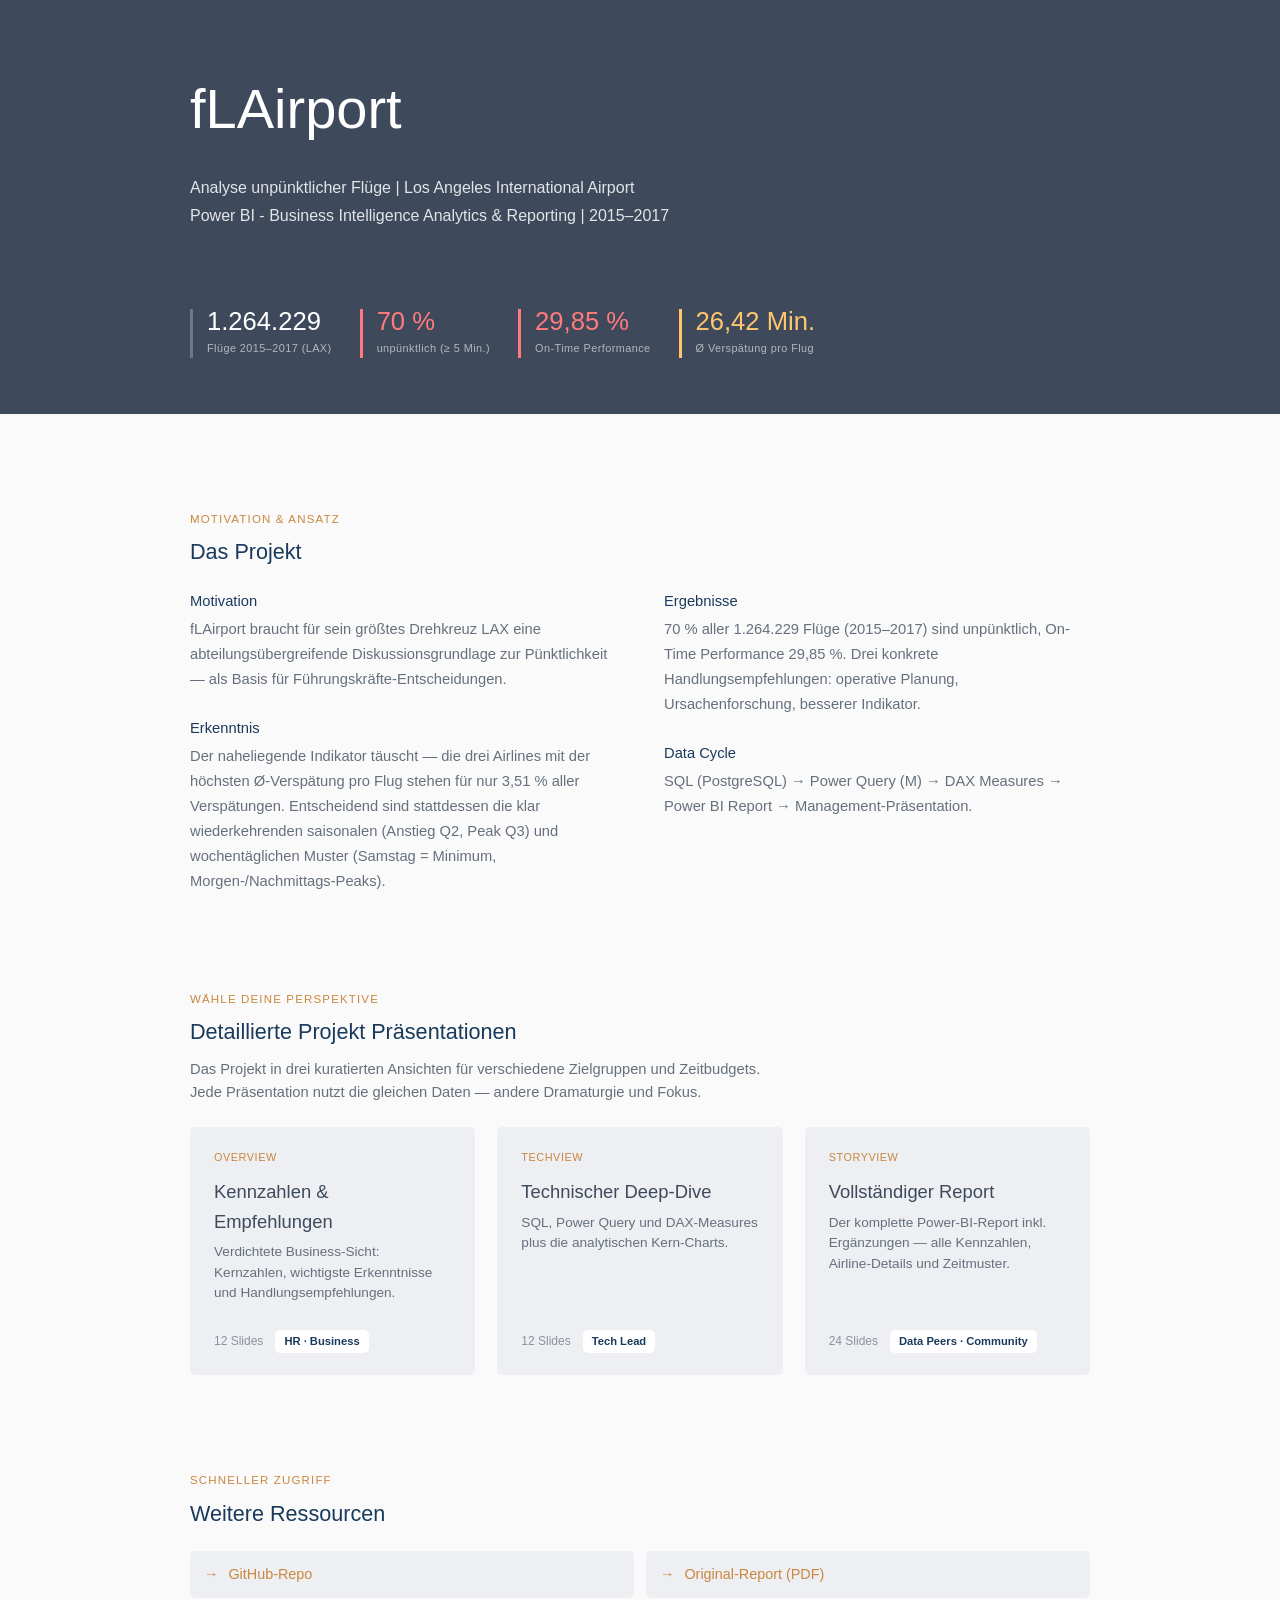
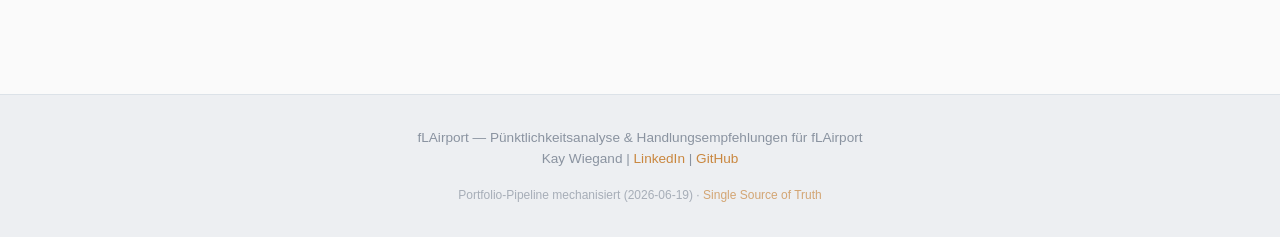
<file: public/index.html>
<!DOCTYPE html>
<!--
  ⚙️  GENERIERT von scripts/generate_index_from_portfolio.py aus public/md/portfolio.md.
  NICHT public/index.html direkt editieren — wird beim nächsten Lauf überschrieben.
  Layout + kuratierte Hub-Copy hier im Template ändern.
  Dynamische Werte ({{...}}) kommen aus portfolio.md (Name, Zeitraum, URLs).

  Farb-/Typo-Tokens kommen per <link> aus css/slides.css (selbe Datei wie die Slides,
  wird von generate_html_from_json.py bereits nach public/css/ kopiert) — ein Theme-
  Wechsel (--card/--card-border in slides.css) zieht damit Hub und Slides gleichzeitig.
-->
<html lang="de">
<head>
  <meta charset="UTF-8">
  <meta name="viewport" content="width=device-width, initial-scale=1.0">
  <title>fLAirport — Portfolio</title>
  <link rel="stylesheet" href="css/slides.css">
  <style>
    * { margin: 0; padding: 0; box-sizing: border-box; }
    html { scroll-behavior: smooth; }
    body {
      font-family: var(--font-ui);
      color: var(--ink); line-height: 1.6; background: #FAFAFA;
    }

    /* ─── Header ─────────────────────────────── */
    header {
      background: var(--ink);
      color: white; padding: 4rem 2rem 3.5rem;
    }
    .header-inner { max-width: 900px; margin: 0 auto; }
    header h1 { font-size: 3.5rem; font-weight: 100; margin-bottom: 1.35rem; }
    header .tagline  { font-size: 1rem; opacity: 0.85; margin-bottom: 0.15rem; }
    header .subtitle { font-size: 1rem; opacity: 0.85; margin-bottom: 0; }

    /* KPI-Reihe wie E1 im Slide-System: Border-Left-Akzent, kein Kasten */
    .kpi-row { display: flex; gap: 28px; flex-wrap: wrap; margin-top: 5rem; }
    .kpi { border-left: 3px solid rgba(255,255,255,0.25); padding-left: 14px; text-align: left; }
    .kpi .v { font-size: 1.6rem; font-weight: 500; color: #fff; line-height: 1; }
    .kpi .l { font-size: 0.68rem; color: rgba(255,255,255,0.6); letter-spacing: 0.04em; margin-top: 6px; }
    .kpi.positive { border-left-color: var(--color-kpi-positive); }
    .kpi.positive .v { color: var(--color-kpi-positive); }
    .kpi.negative { border-left-color: var(--color-kpi-negative); }
    .kpi.negative .v { color: var(--color-kpi-negative); }
    .kpi.warning { border-left-color: var(--color-kpi-warning); }
    .kpi.warning .v { color: var(--color-kpi-warning); }

    /* ─── Main rhythm ────────────────────────────
       First block ↔ header  ==  block ↔ block  ==  last block ↔ footer  ==  4rem */
    main { max-width: 900px; margin: 0 auto; padding: 6rem 0 0; }
    section { margin-bottom: 6rem; }

    .section-label {
      font-size: 0.72rem; font-weight: 500; letter-spacing: 0.1em; text-transform: uppercase;
      color: var(--accent); margin-bottom: 0.6em;
    }
    h2 { font-size: 1.35rem; font-weight: 500; color: var(--navy); margin-bottom: 0.5rem; }
    .section-intro { font-size: 0.92rem; color: var(--ink-body); margin-bottom: 0.5rem; line-height: 1.6; }

    /* "Das Projekt" — zwei Spalten-Blöcke (Aufteilung kommt aus Python, linke Spalte
       immer >= rechte), jede Spalte stapelt ihre Items nach eigener Höhe statt
       CSS-Grid/Column-Balancing zu überlassen. */
    .about-grid {
      display: flex; gap: 3rem;
      margin-top: 1.2rem;
    }
    .about-col { flex: 1; min-width: 0; }
    @media (max-width: 760px) {
      .about-grid { flex-direction: column; gap: 0; }
    }
    .about-item {
      font-size: 0.92rem; color: var(--ink-body); line-height: 1.7;
      margin-bottom: 1.5rem;
    }
    .about-item:last-child { margin-bottom: 0; }
    /* Nur die Zwischenüberschrift (erstes Kind) wird block — inline <strong> im
       Fließtext (z.B. "Ja" als Betonung) bleibt normaler Fließtext. */
    .about-item > strong:first-child { display: block; color: var(--navy); font-weight: 500; margin-bottom: 0.2em; }

    /* ─── View Cards Grid (3 columns) — wie E2/E3 Karten: gefüllte Fläche, kein Rahmen ── */
    .view-grid {
      display: grid;
      grid-template-columns: 1fr 1fr 1fr;
      gap: 22px;
      margin-top: 1.4rem;
    }
    @media (max-width: 760px) {
      .view-grid { grid-template-columns: 1fr; }
    }

    .view-card {
      background: var(--card);
      padding: 22px 24px;
      border-radius: var(--radius-card);
      text-decoration: none; color: inherit;
      transition: background 0.15s, transform 0.15s;
      display: flex; flex-direction: column;
    }
    .view-card:hover { background: var(--card-border); transform: translateY(-2px); }

    .view-label {
      font-size: 0.68rem; font-weight: 500; letter-spacing: 0.05em; text-transform: uppercase;
      margin-bottom: 1em; color: var(--accent);
    }

    .view-card h3 { font-size: 1.15rem; font-weight: 500; color: var(--ink); margin-bottom: 6px; }
    .view-card .view-desc { font-size: 0.85rem; color: var(--ink-body); margin-bottom: 14px; line-height: 1.5; flex-grow: 1; }
    .view-meta { display: flex; gap: 12px; align-items: center; margin-top: 12px; flex-wrap: wrap; }
    .view-count { font-size: 0.75rem; color: var(--ink-soft); font-weight: 500; }
    .view-badge {
      font-size: 0.7rem; font-weight: 600; padding: 3px 9px; border-radius: var(--radius-box);
      background: #fff; color: var(--navy);
    }

    /* ─── Quick Links ─────────────────────────── */
    .links-section {
      padding: 0; margin-top: 1.2rem;
    }
    .links-grid {
      display: grid;
      grid-template-columns: repeat(auto-fit, minmax(180px, 1fr));
      gap: 12px;
    }
    .quick-link {
      display: flex; align-items: center; gap: 10px;
      padding: 12px 14px; border-radius: var(--radius-card);
      text-decoration: none; color: var(--accent);
      background: var(--bg-box-default);
      transition: background 0.15s, color 0.15s;
      font-size: 0.9rem; font-weight: 500;
    }
    .quick-link:hover { background: var(--card-border); color: var(--navy); }
    .quick-link::before { content: "→"; font-weight: 700; }

    /* ─── Footer ─────────────────────────── */
    footer {
      background: var(--bg-box-default); border-top: 1px solid var(--card-border);
      padding: 2rem; text-align: center; color: var(--ink-soft); font-size: 0.85rem;
      margin-top: 4rem;
    }
    footer a { color: var(--accent); text-decoration: none; }
    footer a:hover { text-decoration: underline; }
  </style>
</head>
<body>

<header>
  <div class="header-inner">
    <h1>fLAirport</h1>
    <p class="tagline">Analyse unpünktlicher Flüge | Los Angeles International Airport</p>
    <p class="subtitle">Power BI - Business Intelligence Analytics & Reporting | 2015–2017</p>
    <div class="kpi-row">
      <div class="kpi">
        <div class="v">1.264.229</div>
        <div class="l">Flüge 2015–2017 (LAX)</div>
      </div>
      <div class="kpi negative">
        <div class="v">70 %</div>
        <div class="l">unpünktlich (≥ 5 Min.)</div>
      </div>
      <div class="kpi negative">
        <div class="v">29,85 %</div>
        <div class="l">On-Time Performance</div>
      </div>
      <div class="kpi warning">
        <div class="v">26,42 Min.</div>
        <div class="l">Ø Verspätung pro Flug</div>
      </div>
    </div>
  </div>
</header>

<main>

  <!-- ─── Project Context ─────────────────────── -->
  <section>
    <div class="section-label">Motivation & Ansatz</div>
    <h2>Das Projekt</h2>
    <div class="about-grid">
      <div class="about-col">
        <div class="about-item"><strong>Motivation</strong>fLAirport braucht für sein größtes Drehkreuz LAX eine abteilungsübergreifende Diskussionsgrundlage zur Pünktlichkeit — als Basis für Führungskräfte-Entscheidungen.</div>
        <div class="about-item"><strong>Erkenntnis</strong>Der naheliegende Indikator täuscht — die drei Airlines mit der höchsten Ø-Verspätung pro Flug stehen für nur 3,51 % aller Verspätungen. Entscheidend sind stattdessen die klar wiederkehrenden saisonalen (Anstieg Q2, Peak Q3) und wochentäglichen Muster (Samstag = Minimum, Morgen-/Nachmittags-Peaks).</div>
      </div>
      <div class="about-col">
        <div class="about-item"><strong>Ergebnisse</strong>70 % aller 1.264.229 Flüge (2015–2017) sind unpünktlich, On-Time Performance 29,85 %. Drei konkrete Handlungsempfehlungen: operative Planung, Ursachenforschung, besserer Indikator.</div>
        <div class="about-item"><strong>Data Cycle</strong>SQL (PostgreSQL) → Power Query (M) → DAX Measures → Power BI Report → Management-Präsentation.</div>
      </div>
    </div>
  </section>

  <!-- ─── Drei Portfolio-Views ─────────────────────── -->
  <section>
    <div class="section-label">Wähle deine Perspektive</div>
    <h2>Detaillierte Projekt Präsentationen</h2>
    <p class="section-intro">
      Das Projekt in drei kuratierten Ansichten für verschiedene Zielgruppen und Zeitbudgets.<br>
      Jede Präsentation nutzt die gleichen Daten — andere Dramaturgie und Fokus.
    </p>

    <div class="view-grid">
      <a href="overview.html" class="view-card overview">
        <div class="view-label">Overview</div>
        <h3>Kennzahlen & Empfehlungen</h3>
        <p class="view-desc">Verdichtete Business-Sicht: Kernzahlen, wichtigste Erkenntnisse und Handlungsempfehlungen.</p>
        <div class="view-meta">
          <span class="view-count">12 Slides</span>
          <span class="view-badge blue">HR · Business</span>
        </div>
      </a>
      <a href="techview.html" class="view-card techview">
        <div class="view-label">TechView</div>
        <h3>Technischer Deep-Dive</h3>
        <p class="view-desc">SQL, Power Query und DAX-Measures plus die analytischen Kern-Charts.</p>
        <div class="view-meta">
          <span class="view-count">12 Slides</span>
          <span class="view-badge purple">Tech Lead</span>
        </div>
      </a>
      <a href="storyview.html" class="view-card storyview">
        <div class="view-label">StoryView</div>
        <h3>Vollständiger Report</h3>
        <p class="view-desc">Der komplette Power-BI-Report inkl. Ergänzungen — alle Kennzahlen, Airline-Details und Zeitmuster.</p>
        <div class="view-meta">
          <span class="view-count">24 Slides</span>
          <span class="view-badge green">Data Peers · Community</span>
        </div>
      </a>
    </div>
  </section>

  <!-- ─── Quick Links ─────────────────────── -->
  <section>
    <div class="section-label">Schneller Zugriff</div>
    <h2>Weitere Ressourcen</h2>

    <div class="links-section">
      <div class="links-grid">
        <a href="https://github.com/kaywiegand/fl-airport-company" class="quick-link" target="_blank">GitHub-Repo</a>
        <a href="report/Report-flAirport_v09.pdf" class="quick-link" target="_blank">Original-Report (PDF)</a>
      </div>
    </div>
  </section>

</main>

<footer>
  <p>
    fLAirport — Pünktlichkeitsanalyse & Handlungsempfehlungen für fLAirport<br>
    Kay Wiegand |
    <a href="https://www.linkedin.com/in/kaywiegand/" target="_blank">LinkedIn</a> |
    <a href="https://github.com/kaywiegand" target="_blank">GitHub</a>
  </p>
  <p style="margin-top: 1rem; font-size: 0.75rem; opacity: 0.7;">
    Portfolio-Pipeline mechanisiert (2026-06-19) ·
    <a href="md/portfolio.md">Single Source of Truth</a>
  </p>
</footer>

</body>
</html>
</file>
<file: public/css/slides.css>
/* ============================================================
   Slide-System v2 — 12-Spalten-Raster, L1–L7 Layouts, E1–E17 Elemente
   Single source of truth for all Reveal.js presentations.
   Used by: overview.html · storyview.html · techview.html

   TO CHANGE THEME: edit only the :root variables below.
   All colors, fonts, and spacing cascade from there.
   Design-Spec: docs/styleguide-v2-source.html (Referenz, adoptiert aus css-style-guides/b/)
   ============================================================ */

/* ── Theme Variables (swap here to change theme) ────────── */
:root {
  /* Core palette */
  --navy:               #1a3a5c;   /* dark blue — headings, nav, dark surfaces */
  --accent:             #C9873F;   /* warm gold — one accent active per slide */
  --ink:                #3E4A5C;   /* strong text, card headings */
  --ink-body:           #66707D;   /* running body text */
  --ink-soft:           #8A93A0;   /* captions, muted labels */
  --positive:           #4C9C7B;   /* good news, success */
  --warning:            #d98a3d;   /* caution, amber states */
  --negative:           #c0392b;   /* problems, bad metrics */

  /* Title slide (on dark gradient background) */
  --color-title-text:   #ffffff;
  --color-title-sub:    rgba(255,255,255,0.78);
  --color-title-meta:   rgba(255,255,255,0.32);
  --color-kpi-positive: #4cd98a;   /* bright green on dark bg */
  --color-kpi-negative: #ff7a7a;   /* bright red on dark bg */
  --color-kpi-warning:  #ffc66d;   /* bright amber on dark bg */

  /* Card surfaces — Standard-Theme ist Blau-Grau (Kay-Entscheidung 2026-07-13).
     Swap diese zwei Variablen um zu retheme, Alternativen: Beige (#F3F1EC/#E4E0D6),
     Grün — siehe Styleguide §5. */
  --card:               #EDEFF2;
  --card-border:        #DCE2E8;

  /* Sentiment-tinted surfaces (boxes, facts) — default folgt --card, damit die zwei
     Swap-Variablen wirklich die ganze Palette bestimmen (Styleguide v2 §5) */
  --bg-box-default:     var(--card);
  --bg-box-positive:    #eef6f0;
  --bg-box-negative:    #fbeeec;
  --bg-box-warning:     #faf0e3;
  --bg-table-alt:       #F5F7F9;
  --bg-table-hl:        #eef6f0;

  /* Typography */
  --font-base-size:     17px;  /* exakt wie STYLEGUIDE.html .slide (Design-Spec, docs/styleguide-v2-source.html Z.42) */
  --font-ui:            -apple-system, BlinkMacSystemFont, "Segoe UI", sans-serif;

  /* Spacing — global corner radius (all rounded elements) */
  --radius-card:        5px;
  --radius-box:         5px;

  /* Raster (Styleguide v2 §2): Canvas 1024×720, Rand 56/56/40, feste Kopfzone 170px */
  --frame-side:         56px;
  --frame-bottom:       40px;
  --head-zone:          150px;
}

/* ── Base ─────────────────────────────────── */
/* font-family explizit setzen — sonst erbt .reveal Reveal.js' Theme-Font
   (theme/white.css: "Source Sans Pro", Helvetica, sans-serif). Diese Fonts
   laden kein echtes Weight-100-Schnitt, wodurch font-weight:100 (Title-Slide
   h2, siehe unten) CSS-seitig gesetzt aber optisch wirkungslos war — der
   Browser rundet auf die nächste tatsächlich geladene Schriftschnittstärke.
   --font-ui (System-Font-Stack, wie index-template.html) hat echte Thin-Schnitte. */
.reveal { font-size: var(--font-base-size); font-family: var(--font-ui); }
.reveal h1, .reveal h2, .reveal h3, .reveal h4 { text-transform: none; }
/* kein h1 mehr im Generator — Title-Slide nutzt jetzt render_head() wie jede andere Slide */
/* Kay 2026-07-14: h2 ist der technische Slide-Titel (Reihenfolge/Wegweiser), nicht die
   Kernbotschaft — deshalb klein. .lead/.statement tragen die eigentliche Botschaft und sind
   bewusst grösser (siehe dort). .title-slide/.closing h2 sind eigene, spezifischere Regeln
   weiter unten und bleiben von dieser Basisregel unberührt. */
.reveal h2 { font-size: 1.5em; color: var(--navy); margin: 0 0 0.4em; text-align: left; line-height: 1.3; font-weight: 300; font-family: var(--font-ui); }
.reveal .subline { font-size: 0.86em; color: var(--ink-body); font-weight: 200; letter-spacing: normal; margin-top: 0; margin-bottom: 0; max-width: 68ch; text-align: left; display: block; line-height: 1.5; }
.slide-kicker { font-size: 0.68em; font-weight: 100; letter-spacing: 0.1em; text-transform: uppercase; color: var(--accent); margin-bottom: 0.6em; display: block; text-align: left; }
.slide-subtitle { font-size: 0.84em; color: var(--ink-body); margin-top: -0.8em; margin-bottom: 1.4em; line-height: 1.5; }
.reveal p, .reveal li { color: var(--ink-body); line-height: 1.5; text-align: left; }
.reveal ul { margin: 0; padding-left: 1.1em; }
.reveal li { margin-bottom: 5px; font-size: 0.86em; }
.reveal strong { color: var(--ink); }
.reveal em { color: var(--accent); font-style: normal; font-weight: 600; }
.reveal .slide-number { display: none !important; }
.reveal img { max-width: 100%; border-radius: var(--radius-card); }

/* Content slides: fixed 56/56/40 frame around the content, so every slide sits
   in the same canvas position regardless of what's inside (Styleguide v2 §2). */
.reveal .slides > section { text-align: left; padding: var(--frame-side) var(--frame-side) var(--frame-bottom); box-sizing: border-box; height: 100%; }
/* display:flex nur auf der aktiven Slide setzen — sonst überschreibt es Reveal.js'
   eigenes display:none für inaktive Slides und alle Slides werden gleichzeitig sichtbar.
   !important nötig, weil Reveal.js beim Wechsel display:block INLINE auf die aktive
   Slide setzt (per JS) — das schlägt jede normale Stylesheet-Regel, exakt das gleiche
   Problem, das .title-slide/.closing weiter unten schon mit !important lösen. */
.reveal .slides > section.present { display: flex !important; flex-direction: column; }
.reveal .slides > section.title-slide,
.reveal .slides > section.closing { text-align: center; }
/* Head zone: kicker + h2 + subline stack naturally at the top of .slide-head, which
   reserves the fixed 170px zone — subline always sits directly under the title,
   regardless of title length (was previously min-height on h2 alone, which pushed
   subline down towards the content zone instead of anchoring it to the title).
   flex:0 0 var(--head-zone) statt min-height — exakt wie STYLEGUIDE.html .head
   (flex:0 0 170px): eine STARRE Höhe, die nie wächst. min-height hätte die Zone bei
   zweizeiligen Titeln wachsen lassen, wodurch die Content-Zone pro Slide
   unterschiedlich hoch startete (Kay-Feedback: "springt immer noch"). Konsequenz:
   Titel/Subline müssen in 170px passen (Typografie ist dafür ausgelegt, siehe
   Styleguide-Spec "hält auch zweizeilig in der 170px-Kopfzone") — kein Überlauf-Fallback. */
.slide-head { flex: 0 0 var(--head-zone); overflow: hidden; }
/* Elemente schrumpfen auf ihren Inhalt und zentrieren sich als Gruppe vertikal in der
   Inhaltszone (Styleguide v2 Prinzip 3) — einzige Ausnahme ist E1 KPI-Reihe (volle Höhe).
   Trennlinie sitzt hier (nicht an .subline), damit sie an derselben Stelle steht, egal
   ob eine Subline vorhanden ist oder nicht. */
.content-zone { flex: 1; display: flex; flex-direction: column; justify-content: center; min-height: 0; border-top: 1px solid #f5f5f5; }

/* Tables: no cell borders, rounded header row (border-collapse: separate) */
.reveal table { width: 100%; border-collapse: separate; border-spacing: 0; font-size: 0.82em; margin: 0.4em 0; }
.reveal table th { background: var(--navy); color: #fff; padding: 7px 10px; text-align: left; font-weight: 600; }
.reveal table thead th:first-child { border-top-left-radius: var(--radius-card); }
.reveal table thead th:last-child  { border-top-right-radius: var(--radius-card); }
.reveal table td { padding: 7px 10px; vertical-align: top; }
.reveal table tr:nth-child(even) td { background: var(--bg-table-alt); }
tr.hl td { background: var(--bg-table-hl) !important; font-weight: 600; }
.caption { font-size: 0.63em; color: var(--ink-soft); margin-top: 4px; text-align: center; font-style: italic; }

/* ── Nav bar ──────────────────────────────────── */
#nav {
  position: fixed; top: 0; left: 0; right: 0; height: 34px;
  background: var(--navy); display: none;
  z-index: 9999; padding: 0 14px; gap: 0;
}
#nav .chs { display: flex; flex: 1; gap: 2px; }
#nav .ch { flex: 1; text-align: center; font-size: 10px; font-family: var(--font-ui); font-weight: 600; color: rgba(255,255,255,0.4); padding: 5px 3px; cursor: pointer; border-radius: 3px; transition: all 0.18s; line-height: 1.3; overflow: hidden; text-overflow: ellipsis; white-space: nowrap; }
#nav .ch .n { display: block; font-size: 7px; letter-spacing: 0.1em; text-transform: uppercase; opacity: 0.55; margin-bottom: 1px; }
#nav .ch:hover { color: rgba(255,255,255,0.78); background: rgba(255,255,255,0.08); }
#nav .ch.active { color: #fff; background: rgba(201,135,63,0.5); }
#nav .ch.done { color: rgba(255,255,255,0.52); }
.reveal .controls { display: none !important; }
.reveal .progress { display: none !important; }

/* ── Slide ticks ──────────────────────────────── */
#slideticks {
  position: fixed;
  bottom: 12px;
  left: 0; right: 0;
  height: 60px;
  display: flex;
  align-items: flex-end;
  justify-content: space-between;
  padding: 0 130px;
  z-index: 9998;
  pointer-events: none;
}
.stk-wrap {
  position: relative;
  display: flex;
  flex-direction: column;
  align-items: center;
  gap: 3px;
  flex-shrink: 0;
  width: 22px;
  cursor: pointer;
  pointer-events: auto;
}
/* Large invisible click target around each tick (does not shift layout) */
.stk-wrap::before {
  content: "";
  position: absolute;
  left: 50%; transform: translateX(-50%);
  width: 36px; top: -16px; bottom: -6px;
}
/* Chapter label above the tick line — transparent by default */
.stk-ch-label {
  display: block;
  height: 11px;
  line-height: 11px;
  font-size: 8px;
  font-family: var(--font-ui);
  color: transparent;
  white-space: nowrap;
  max-width: 86px;
  overflow: hidden;
  text-overflow: ellipsis;
  text-align: left;
  letter-spacing: 0.02em;
  transition: color 0.18s, font-weight 0.18s;
  align-self: flex-start;
  margin-left: 50%;   /* label starts at tick center */
}
.stk {
  width: 1px;
  height: 11px;  /* regular = half of chapter tick */
  background: rgba(26, 58, 92, 0.2);
  border-radius: 1px;
  transition: background 0.18s, width 0.12s, height 0.12s;
}
.stk-num {
  font-size: 10px;
  line-height: 1;
  color: rgba(26, 58, 92, 0.3);
  font-family: var(--font-ui);
  font-variant-numeric: tabular-nums;
  transition: color 0.18s;
}
.stk-wrap.stk-past .stk     { background: rgba(26, 58, 92, 0.5); }
.stk-wrap.stk-past .stk-num { color: rgba(26, 58, 92, 0.5); }
.stk-wrap.stk-current .stk     { background: var(--navy); width: 2px; height: 28px; }
.stk-wrap.stk-current .stk-num { color: var(--navy); font-weight: 700; }
/* Chapter start ticks: taller + visible label */
.stk-wrap.stk-chapter .stk-ch-label       { color: rgba(26, 58, 92, 0.32); }
.stk-wrap.stk-chapter .stk                { height: 26px; }
.stk-wrap.stk-chapter.stk-current .stk-ch-label { color: var(--navy); font-weight: 700; }
/* Light hover on marker + number */
.stk-wrap:hover .stk     { background: rgba(26, 58, 92, 0.6); }
.stk-wrap:hover .stk-num { color: rgba(26, 58, 92, 0.7); }

/* ── Prev / next arrows (flank the tick bar) ───── */
.nav-arrow {
  position: fixed;
  bottom: 12px;
  height: 60px;
  width: 60px;
  display: flex;
  align-items: center;
  justify-content: center;
  z-index: 9999;
  cursor: pointer;
  pointer-events: auto;
  font-size: 40px;
  font-weight: 700;
  line-height: 1;
  color: rgba(26, 58, 92, 0.55);
  user-select: none;
  padding: 0;
  transition: color 0.18s;
}
.nav-arrow:hover { color: var(--navy); }
#nav-prev { left: 16px; }
#nav-next { right: 16px; }
.nav-arrow.nav-hidden { display: none; }

/* ── Left nav — Xusni-style (Variant B) ─────────── */
#leftnav {
  position: fixed;
  left: 14px;
  top: 50%;
  transform: translateY(-50%);
  z-index: 9998;
  display: flex;
  flex-direction: column;
  padding: 16px 0;
  border-left: 1px solid rgba(26, 58, 92, 0.1);
}
.ln-item {
  display: flex;
  align-items: center;
  gap: 6px;
  height: 9px;
  cursor: pointer;
  padding-left: 4px;
}
.ln-item.ln-chapter          { height: 20px; margin-top: 8px; }
.ln-item.ln-chapter:first-child { margin-top: 0; }
.ln-tick {
  width: 5px;
  height: 1px;
  background: rgba(26, 58, 92, 0.18);
  flex-shrink: 0;
  transition: width 0.18s, height 0.18s, background 0.18s;
}
.ln-item.ln-chapter  .ln-tick { width: 9px; background: rgba(26, 58, 92, 0.28); }
.ln-item.ln-past     .ln-tick { background: rgba(26, 58, 92, 0.42); }
.ln-item.ln-current  .ln-tick { width: 16px; height: 2px; background: var(--accent); }
.ln-item:hover       .ln-tick { background: var(--accent); }
.ln-label {
  font-size: 7px;
  color: rgba(26, 58, 92, 0.3);
  font-family: var(--font-ui);
  white-space: nowrap;
  letter-spacing: 0.08em;
  text-transform: uppercase;
  max-width: 110px;
  overflow: hidden;
  text-overflow: ellipsis;
  transition: color 0.18s, font-weight 0.18s;
}
.ln-item.ln-current .ln-label { color: var(--accent); font-weight: 700; letter-spacing: 0.04em; }
.ln-item:hover      .ln-label { color: var(--accent); }

/* ── Nav variant toggle ──────────────────────────── */
body:not(.nav-left) #leftnav                { display: none !important; }
body.nav-left       #slideticks             { display: none !important; }
body.nav-left       #progress-track        { display: none !important; }

/* ── Custom progress bar ──────────────────────── */
#progress-track {
  position: fixed;
  bottom: 0;
  left: 130px; right: 130px;
  height: 10px;
  background: rgba(26, 58, 92, 0.1);
  z-index: 9997;
}
#progress-fill {
  height: 100%;
  background: var(--navy);
  width: 0%;
  transition: width 0.25s ease;
}

/* ── Nav inverted (on dark title / closing slides) ── */
body.nav-invert .stk                              { background: rgba(255,255,255,0.4); }
body.nav-invert .stk-num                          { color: rgba(255,255,255,0.55); }
body.nav-invert .stk-wrap.stk-past .stk           { background: rgba(255,255,255,0.6); }
body.nav-invert .stk-wrap.stk-past .stk-num       { color: rgba(255,255,255,0.6); }
body.nav-invert .stk-wrap.stk-current .stk        { background: #fff; }
body.nav-invert .stk-wrap.stk-current .stk-num    { color: #fff; }
body.nav-invert .stk-wrap.stk-chapter .stk-ch-label              { color: rgba(255,255,255,0.55); }
body.nav-invert .stk-wrap.stk-chapter.stk-current .stk-ch-label  { color: #fff; }
body.nav-invert .stk-wrap:hover .stk              { background: #fff; }
body.nav-invert .stk-wrap:hover .stk-num          { color: #fff; }
body.nav-invert .nav-arrow                        { color: rgba(255,255,255,0.55); }
body.nav-invert .nav-arrow:hover                  { color: #fff; }
body.nav-invert #progress-track                   { background: rgba(255,255,255,0.2); }
body.nav-invert #progress-fill                    { background: #fff; }

/* ── Title slide — gleiche Kopfzone/Content-Zone-Struktur wie jede andere Slide,
   nur Farben invertiert (dunkler Hintergrund, helle Schrift). Kein Sonderlayout mehr. */
.title-slide { display: flex !important; flex-direction: column; text-align: center; }
/* Gleiche Größen wie header h1/.tagline in index-template.html (3.5rem/1rem bei 16px
   Basis) — umgerechnet auf die 17px-Slide-Basis: 56px/17=3.29em, 16px/17=0.94em. */
.title-slide h2 { font-size: 3.29em; font-weight: 100; color: #fff; letter-spacing: -0.01em; }
.title-slide .subline { font-size: 0.94em; color: rgba(255,255,255,0.78); }
.title-slide .content-zone,
.closing .content-zone { border-top-color: rgba(255,255,255,0.15); }
/* KPI-Reihe wie E1 im Slide-System: Border-Left-Akzent statt Box-Pille */
.title-slide .kpi-row { display: flex; gap: 28px; justify-content: center; }
.title-slide .kpi { border-left: 3px solid rgba(255,255,255,0.25); padding-left: 14px; text-align: left; }
.title-slide .kpi .v { font-size: 1.8em; font-weight: 500; color: var(--color-title-text); line-height: 1; }
.title-slide .kpi .l { font-size: 0.62em; color: rgba(255,255,255,0.6); margin-top: 6px; line-height: 1.4; }
.title-slide .kpi.red   { border-left-color: var(--color-kpi-negative); }
.title-slide .kpi.amber { border-left-color: var(--color-kpi-warning); }
.title-slide .kpi.green { border-left-color: var(--color-kpi-positive); }
/* Start-CTA: nutzt .closing-links als Wrapper (gleiche Skalierung), nur der margin-top ist eigen */
.title-cta { margin-top: 2.4em; }
/* View-Teaser: automatisch aus hub.view_cards[view], sitzt zwischen KPI-Reihe und
   Start-CTA — derselbe Text, den die Hub-Karte für diese View zeigt. */
.view-teaser { margin-top: 2em; text-align: center; }
.view-teaser-heading { font-size: 0.85em; font-weight: 500; color: var(--accent); text-transform: uppercase; letter-spacing: 0.05em; margin-bottom: 0.5em; }
.title-slide .view-teaser-desc { font-size: 0.88em; color: rgba(255,255,255,0.75); max-width: 52ch; margin: 0 auto; line-height: 1.5; }
.title-cta .c-link { cursor: pointer; }
.title-slide .kpi.red   .v { color: var(--color-kpi-negative); }
.title-slide .kpi.amber .v { color: var(--color-kpi-warning); }
.title-slide .kpi.green .v { color: var(--color-kpi-positive); }
.title-slide .meta { color: var(--color-title-meta); font-size: 0.68em; margin-top: 2em; }

/* ── Title-Slide L6-Experiment (Versuch, aktuell nur zh-tram-data/storyview) ──
   Bewusst eigenes Markup statt render_head()/.slide-head — das L6-Layout spannt
   die GANZE Slide-Höhe als Zeile auf, nicht Kopfzone+Content-Zone übereinander,
   die starre 150px-Kopfzonen-Regel passt hier nicht (gleiche Ausnahme-Logik wie
   bei .chart-cols, siehe dort). */
/* L6-Experiment v2: Titel/Subline sitzen jetzt in der normalen Kopfzone
   (render_head(), Standard-.slide-head) — .title-split ist nur noch der
   Wrapper für die zweispaltige Content-Zone (Teaser+Start links, KPI-Row rechts). */
.title-split-cols { display: flex; align-items: center; gap: 48px; height: 100%; text-align: left; }
.title-split-left { flex: 0 0 33.33%; display: flex; flex-direction: column; justify-content: center; }
.title-split-left .view-teaser { text-align: left; margin-top: 0; }
.title-split-left .view-teaser-desc { margin: 0; max-width: none; }
.title-split-left .closing-links { justify-content: flex-start; }
.title-split-right { flex: 1; display: flex; align-items: center; justify-content: center; }
/* Bei 4 KPIs mit längeren Labels reicht die Breite der rechten Spalte nicht immer für
   eine Reihe — nowrap (Standard bei .kpi-row) hätte den Wert selbst mitten im Text
   umgebrochen. Wrap erlauben, dann geht's als 2×2 auf statt Text zu quetschen. */
/* Grid statt Flex-Wrap: flex-wrap bricht "greedy" um (so viele wie in eine
   Zeile passen, z.B. 3+1) — Grid mit auto-fit erzwingt ein sauberes 2×2,
   sobald 4 KPIs nicht mehr in eine Reihe passen (Kay: "2 Reihen 2 Spalten"). */
.title-split-right .kpi-row {
  display: grid;
  grid-template-columns: repeat(auto-fit, minmax(190px, max-content));
  justify-content: center;
  gap: 1.6em 28px;
  /* Als Flex-Kind hat der Grid-Container sonst keine echte Breite, gegen die
     auto-fit rechnen kann — kollabiert dann auf 1 Spalte statt 2. */
  width: 100%;
}

/* ── Layout ───────────────────────────────────── */
.cols { display: flex; gap: 26px; align-items: flex-start; }
.cols > div { flex: 1; }
.w60 { flex: 1.5 !important; } .w40 { flex: 0.67 !important; }
.w55 { flex: 1.2 !important; } .w45 { flex: 0.9 !important; }
.w50 { flex: 1 !important; }

/* ── 12-Spalten-Grid (Styleguide v2 §2/§6) ──────
   Utility für Elemente, die sich über L1–L7 verteilen. Spans per Inline-Style
   (grid-template-columns/gap) aus dem Generator, Grundverhalten hier. ── */
.g12 { display: grid; grid-template-columns: repeat(12, 1fr); align-items: center; }
.g12.top { align-items: flex-start; }

/* ── Boxes ────────────────────────────────────── */
.box { background: var(--bg-box-default); padding: 9px 13px; border-radius: var(--radius-box); margin: 7px 0; font-size: 0.85em; line-height: 1.6; color: var(--ink-body); }
.box.red   { background: var(--bg-box-negative); }
.box.green { background: var(--bg-box-positive); }
.box.amber { background: var(--bg-box-warning); }

/* ── E1 — KPI-Reihe (figures) ───────────────────
   flex+center statt grid(4) — sonst wirkt eine Reihe mit weniger als 4 Werten
   linksbündig statt als zentrierte Gruppe (gleiches Muster wie .title-slide .kpi-row). */
.metric-row { display: flex; justify-content: center; gap: 24px; }
.metric { border-left: 3px solid var(--card-border); padding-left: 18px; text-align: left; display: flex; flex-direction: column; justify-content: center; }
.metric .val { font-size: 2em; font-weight: 600; color: var(--ink); line-height: 1; }
.metric .lbl { font-size: 0.62em; color: var(--ink-soft); margin-top: 8px; line-height: 1.4; }
.metric.good .val { border-left-color: var(--positive); }
.metric.good .val { color: var(--positive); }
.metric.good { border-left-color: var(--positive); }
.metric.warn { border-left-color: var(--warning); }
.metric.warn .val { color: var(--warning); }
.metric.bad  { border-left-color: var(--negative); }
.metric.bad  .val { color: var(--negative); }

/* ── Agenda / Inhalt slide — einfach L6 (4+8, Gap 24px) ──
   Kay-Feedback 2026-07-22: "mach doch einfach L6 Schmal+Breit" statt eigener
   36%/Gap-Tuning-Werte und Wrapper-Konstruktion — Titel-Block links (span 4,
   linksbündig), Aufzählung rechts (span 8, linksbündig). Grid statt Flex, damit
   Gap und Spans exakt wie beim generischen .g12-Grid rechnen (Flex-Basis in %
   plus Gap hätte über 100% hinaus überlaufen). margin: auto 0 zentriert den
   Block vertikal in der Section (kein .content-zone-Wrapper hier, siehe Generator). */
.agenda-cols { display: grid; grid-template-columns: repeat(12, 1fr); gap: 24px; align-items: center; margin: auto 0; }
.agenda-head { grid-column: span 4; }
.agenda-head .subline { margin-bottom: 0; }
/* justify-self: center statt einer eigenen Wrapper-Konstruktion (Kay-Feedback
   2026-07-22, zweite Runde) — reines Grid-Item-Alignment, keine zusätzliche HTML-
   Ebene. .agenda-list schrumpft dadurch auf Inhaltsbreite und zentriert sich als
   EIN Block im 8-Spalten-Bereich; die Items selbst bleiben untereinander linksbündig
   (align-items:stretch default auf dem intern flex-column .agenda-list). */
.agenda-list { grid-column: span 8; justify-self: center; display: flex; flex-direction: column; }
/* L1-Agenda-Variante: Liste horizontal zentrieren statt volle Breite zu füllen
   (vertikale Zentrierung kommt bereits von .content-zone). align-self statt
   margin:auto, weil .agenda-list in .content-zone (flex-column) sitzt. */
.agenda-list-center { flex: 0 0 auto; align-self: center; }
.agenda-list .ag-item { display: flex; align-items: baseline; gap: 14px; padding: 7px 0; }
.agenda-list .ag-num { color: var(--accent); font-weight: 700; font-size: 0.85em; min-width: 1.5em; font-variant-numeric: tabular-nums; }
.agenda-list .ag-label { color: var(--navy); font-weight: 600; font-size: 0.98em; }
.agenda-list .ag-sub { color: var(--ink-body); font-size: 0.8em; line-height: 1.4; margin: 0 0 2px 1.5em; padding-left: 14px; }
.agenda { display: flex; flex-direction: column; gap: 4px; }
.agenda .agenda-item { display: flex; align-items: baseline; gap: 14px; padding: 6px 0; }
.agenda .num { color: var(--accent); font-weight: 700; font-size: 0.85em; min-width: 1.5em; }
.agenda .label { color: var(--navy); font-weight: 600; font-size: 0.98em; }

/* ── Fact + text rows (figures_with_context, scenarios) ── */
.kv-list { display: flex; flex-direction: column; gap: 10px; }
.kv-row { display: flex; gap: 12px; align-items: stretch; }
.kv-fact { flex: 0 0 118px; background: var(--card); border-radius: var(--radius-card); padding: 10px 10px; text-align: left; display: flex; flex-direction: column; align-items: flex-start; justify-content: center; }
.kv-fact .fv { font-size: 1.55em; font-weight: 700; color: var(--ink); line-height: 1; }
.kv-fact .fl { font-size: 0.6em; color: var(--ink-soft); margin-top: 5px; line-height: 1.4; }
.kv-fact.red   .fv { color: var(--negative); }
.kv-fact.green .fv { color: var(--positive); }
.kv-fact.amber .fv { color: var(--warning); }
.kv-text { flex: 1; background: var(--bg-box-default); border-radius: var(--radius-card); padding: 10px 14px; font-size: 0.82em; color: var(--ink-body); line-height: 1.55; display: flex; align-items: center; }
/* Title/Copy gestapelt (E-Szenarien) statt inline mit "—" — eigener Block, damit er nicht vom
   äusseren .kv-text flex-row-Verhalten erfasst wird. */
.kv-text-stack { display: block; }
.kv-title { font-weight: 700; color: var(--ink); }
.kv-copy { color: var(--ink-body); margin-top: 0.2em; }

/* ── Myth-busting (contrasts) ─────────────────── */
.myth-rows { display: flex; flex-direction: column; gap: 24px; margin-top: 0.6em; }
.myth-row-pair { display: flex; gap: 10px; align-items: stretch; }
.myth-assume { background: var(--bg-box-negative); border-radius: var(--radius-box); padding: 12px 14px; color: #6a1414; }
.myth-finding { background: var(--bg-box-positive); border-radius: var(--radius-box); padding: 12px 14px; color: #1a4a2e; }
/* Box-Titel (wie pf-title) + Icon mit Abstand zum Text */
.myth-label { display: block; font-size: 0.68em; font-weight: 700; text-transform: uppercase; letter-spacing: 0.08em; margin-bottom: 7px; }
.myth-assume .myth-label { color: var(--negative); }
.myth-finding .myth-label { color: var(--positive); }
.myth-assume .myth-label::before { content: "✗  "; }
.myth-finding .myth-label::before { content: "✓  "; }
.myth-text { font-size: 0.8em; line-height: 1.5; }
.myth-row-pair .myth-assume { flex: 1; margin: 0; }
.myth-row-pair .myth-arrow { display: flex; align-items: center; color: var(--accent); font-size: 1.3em; flex-shrink: 0; padding: 0 2px; }
.myth-row-pair .myth-finding { flex: 1; margin: 0; }

/* ── Variant badge ────────────────────────────── */
.var-badge { display: inline-block; font-size: 0.65em; font-weight: 700; letter-spacing: 0.1em; text-transform: uppercase; background: var(--accent); color: #fff; border-radius: var(--radius-box); padding: 2px 9px; margin-bottom: 6px; }
.var-badge.v2 { background: var(--navy); }

/* ── E7 — Steps (process steps) ───────────────── */
.steps { display: grid; gap: 20px; margin: 10px 0 0; }
.step { position: relative; padding-top: 2.6em; padding-left: 20px; text-align: left; border-left: 1px solid var(--card-border); }
.step .sn { position: absolute; top: 0; left: 18px; width: 1.8em; height: 1.8em; border-radius: 50%; background: var(--navy); color: #fff; font-size: 0.8em; font-weight: 800; display: flex; align-items: center; justify-content: center; line-height: 1; }
.step .sl { font-size: 0.85em; font-weight: 700; color: var(--ink); margin-bottom: 0.3em; text-transform: none; letter-spacing: normal; display: block; }
.step p { font-size: 0.72em; color: var(--ink-body); margin: 0; line-height: 1.5; text-align: left; }

/* ── E8 — Timeline (vertical, connecting line) ── */
.timeline { position: relative; display: flex; flex-direction: column; gap: 20px; padding-left: 4px; }
.timeline::before { content: ""; position: absolute; left: 28px; top: -50px; bottom: -50px; width: 1px; background: var(--card-border); }
.tl-item { position: relative; display: flex; gap: 18px; align-items: flex-start; z-index: 1; }
.tl-num { width: 44px; height: 44px; border-radius: 11px; background: #fff; border: 2px solid var(--accent); display: flex; align-items: center; justify-content: center; font-weight: 800; font-size: 0.85em; color: var(--accent); flex: none; }
.tl-item h4 { font-size: 0.88em; font-weight: 700; margin: 0 0 0.25em; color: var(--ink); }
.tl-item p { font-size: 0.76em; color: var(--ink-body); margin: 0; line-height: 1.5; }
.tl-item.climax .tl-num { background: var(--positive); border-color: var(--positive); color: #fff; }
.tl-item.climax h4 { color: var(--positive); }
.tl-item.negative .tl-num { background: var(--negative); border-color: var(--negative); color: #fff; }
.tl-item.negative h4 { color: var(--negative); }
.tl-item.warning .tl-num { background: var(--warning); border-color: var(--warning); color: #fff; }
.tl-item.warning h4 { color: var(--warning); }

/* ── E9 — Horizontale Timeline ─────────────────── */
.h-timeline { display: flex; flex-direction: column; gap: 20px; }
.ht-line-row { position: relative; display: flex; }
.ht-line-row::before { content: ""; position: absolute; top: 7px; left: 0; right: 0; height: 1px; background: var(--card-border); }
.ht-dot-wrap { flex: 1; display: flex; justify-content: center; }
.ht-dot { width: 14px; height: 14px; border-radius: 50%; background: var(--navy); position: relative; z-index: 1; }
.ht-labels { display: flex; }
/* Linksbündig statt zentriert (Kay-Feedback 2026-07-23): kürzere Headlines lesen sich
   linksbündig konsistenter mit dem Rest des Decks. */
.ht-label { flex: 1; text-align: left; padding: 0 10px; }
.ht-label h4 { font-size: 0.85em; font-weight: 700; margin: 0 0 0.35em; color: var(--ink); }
.ht-label p { font-size: 0.8em; color: var(--ink-body); margin: 0; line-height: 1.5; }

/* ── Hero number ──────────────────────────────── */
.hero { text-align: center; margin: 0.5em 0 0.6em; }
.hero .hv { font-size: 3.2em; font-weight: 700; color: var(--positive); line-height: 1; }
.hero .hl { font-size: 0.76em; color: var(--ink-body); margin-top: 5px; line-height: 1.5; }

/* ── Recommendation cards ─────────────────────── */
.reco-grid { display: grid; grid-template-columns: repeat(2, 1fr); gap: 22px; margin-top: 10px; }
/* Im 50/50-Cols-Layout (Reco-Card neben Hinweis-Box, Kay-Feedback 2026-07-21: "gleiche
   Top haben") würde der Standard-margin-top die Reco-Card gegenüber der Box im Nachbar-
   .w50 nach unten verschieben — hier auf 0, da .cols selbst schon die Abstände regelt. */
.cols .reco-grid { margin-top: 0; }
.reco { background: var(--card); border-radius: var(--radius-card); padding: 18px 22px; }
.reco .rn { font-size: 0.68em; font-weight: 500; letter-spacing: 0.05em; text-transform: uppercase; color: var(--accent); margin-bottom: 1em; }
.reco strong { display: block; font-size: 0.88em; color: var(--ink); margin-bottom: 7px; line-height: 1.35; }
.reco ul { list-style: none; padding-left: 0; margin: 0; }
.reco li { font-size: 0.82em; color: var(--ink-body); margin-bottom: 4px; }

/* ── E2/E3 — Karten (sections, tools) ─────────── */
.pf-grid { display: grid; grid-template-columns: repeat(2, 1fr); gap: 28px; margin-top: 0.7em; }
.pf-grid.top { align-items: flex-start; }
.pf-card { background: var(--card); border-radius: var(--radius-card); padding: 22px 24px; }
/* Optionales highlight: true (item-level, siehe "sections" in generate_html_from_json.py) —
   sanfter blauer Ton statt des neutralen Grau, für eine einzelne hervorzuhebende Card. */
.pf-card.highlight { background: rgba(26,58,92,0.07); border: 1px solid rgba(26,58,92,0.16); }
.pf-card.highlight .pf-title { color: var(--navy); }
.pf-card .pf-title { font-size: 0.68em; font-weight: 500; letter-spacing: 0.05em; text-transform: uppercase; color: var(--accent); margin-bottom: 1em; }
/* Optionale Zweitzeile unter dem Karten-Titel (Kay-Feedback 2026-07-21), z.B.
   "Betrachtung Jahre, Quartale und Monate" unter "Langfristige Zeitebene". */
.pf-card .pf-sub { font-size: 0.85em; font-weight: 600; color: var(--ink); margin: -0.6em 0 0.8em; }
.pf-card p { font-size: 0.82em; color: var(--ink-body); line-height: 1.5; margin: 0; }
.pf-card ul { padding-left: 1em; margin: 0; }
.pf-card li { font-size: 0.81em; color: var(--ink-body); margin-bottom: 4px; line-height: 1.5; }
/* Nummern-Badge vor dem Section-Label (sections numbered: true) */
.pf-num { display: inline-flex; align-items: center; justify-content: center; width: 1.5em; height: 1.5em; border-radius: 50%; background: var(--accent); color: #fff; font-size: 0.85em; margin-right: 0.5em; vertical-align: middle; }
/* Text-Variante (sections layout: text) — Label + Punkte als zweispaltiger Fließtext */
.sec-text { column-count: 2; column-gap: 2.4em; margin-top: 0.7em; }
/* Nach einer Karten-Reihe (.pf-grid) braucht der Text mehr Abstand — gleiches
   Muster wie bei KPI-Row/Tabelle/Steps + folgendem Statement. */
.reveal .pf-grid + .sec-text { margin-top: 2em; }
.sec-text-block { break-inside: avoid; margin-bottom: 0.9em; font-size: 0.85em; line-height: 1.5; color: var(--ink-body); }
.sec-text-label { display: block; font-weight: 700; color: var(--accent); text-transform: uppercase; font-size: 0.82em; letter-spacing: 0.05em; margin-bottom: 2px; }

/* Einzelne Box neben einem Ring (Kay-Feedback 2026-07-22) — die Box füllt sonst die
   ganze .w50-Spalte, Textzeilen laufen zu lang. margin:0 5em zieht sie auf lesbare
   Zeilenlänge zusammen, ohne die Spaltenbreite selbst (und damit die Ring-Zentrierung
   daneben) anzufassen. */
.box-narrow .box-grid { margin: 0 5em; }

/* ── E4 — Rings (Donut-Ringe, nur echte Anteile) ── */
.rings { display: grid; gap: 28px; justify-items: center; align-items: center; }
.ring-wrap { text-align: center; }
.ring { width: 132px; height: 132px; border-radius: 50%; margin: 0 auto 14px; display: flex; align-items: center; justify-content: center; }
.ring-inner { width: 126px; height: 126px; border-radius: 50%; background: #fff; display: flex; align-items: center; justify-content: center; font-weight: 100; font-size: 2em; color: var(--ink); }
/* Label global so klein/dezent wie .metric .lbl in der KPI-Reihe (Kay-Feedback 2026-07-23:
   erst nur auf .combo gescoped, jetzt bewusst global — Ring-/Value-Peer-Beschriftung soll
   überall einheitlich klein sein, nicht nur neben einer KPI-Reihe). */
.ring-wrap .l { font-size: 0.62em; font-weight: 400; color: var(--ink-soft); margin-top: 8px; line-height: 1.4; }

/* ── E5 — Ring + Value (gleichwertig nebeneinander) ── */
.combo { display: grid; gap: 28px; justify-items: center; align-items: center; }
.value-peer { text-align: center; }
.value-peer .v { font-size: 2em; font-weight: 500; color: var(--ink); line-height: 1; }
.value-peer .l { font-size: 0.62em; font-weight: 400; color: var(--ink-soft); margin-top: 8px; line-height: 1.4; }

/* ── E6 — Box-Grid (3 neutral + 1 hervorgehoben) ── */
.box-grid { display: grid; grid-template-columns: repeat(2, 1fr); gap: 22px; }
.box-item { border: 1px solid var(--card-border); border-left: 3px solid var(--ink); border-radius: var(--radius-box); padding: 18px 22px; font-size: 0.85em; font-weight: 400; line-height: 1.5; color: var(--ink); }
.box-item strong { font-weight: 700; }
.box-item.highlight { border: 1.5px solid var(--accent); border-left: 1.5px solid var(--accent); }
/* Echte Aufzählung innerhalb einer Box (Kay-Feedback 2026-07-21), z.B. Airline-Namen
   statt Fließtext — Browser-Default-Margins zurückgesetzt, Marker bleiben sichtbar. */
/* display:block nötig — Reveal.js' Basis-Theme setzt <ul> auf inline-block, was hier
   (Liste folgt direkt auf Fließtext im selben .box-item) zu einer Nebeneinander- statt
   Untereinander-Anordnung führte. */
.box-item ul { display: block; margin: 0.5em 0 0; padding-left: 1.2em; }
.box-item li { margin-bottom: 2px; }

/* ── E10 — Funnel (echte Verengung/Filterung) ──── */
.funnel { display: flex; flex-direction: column; gap: 3px; }
.fu-step { background: var(--card); border: 1px solid var(--card-border); display: flex; align-items: center; justify-content: center; font-size: 0.85em; font-weight: 700; color: var(--ink); padding: 16px; margin: 0 auto; box-sizing: border-box; }

/* ── E11 — Process Arrows (kompakt, ohne Erklärtext) ── */
.arrows { display: flex; gap: 14px; }
.arrow-chip { flex: 1; background: var(--card); border: 1px solid var(--card-border); padding: 18px 22px; text-align: center; font-weight: 800; font-size: 0.88em; color: var(--ink); clip-path: polygon(0 0, 92% 0, 100% 50%, 92% 100%, 0 100%, 8% 50%); }
.arrow-chip.current { background: var(--accent); border-color: var(--accent); color: #fff; }

/* ── E12 — Value-Row (große Zahlen, optional Zitat) ── */
.value-row { display: grid; gap: 28px; justify-items: center; }
.value-item { text-align: center; }
.value-item .v { font-size: 3em; font-weight: 500; color: var(--accent); line-height: 1; }
.value-item .l { font-size: 0.72em; font-weight: 700; margin-top: 0.35em; color: var(--ink); }
.value-item .d { font-size: 0.68em; color: var(--ink-soft); margin-top: 0.25em; line-height: 1.5; }
.quote { font-style: italic; color: var(--ink-body); font-size: 0.88em; line-height: 1.5; }

/* ── E13 — Fact-Grid (dichtes Zahlen-Raster) ───── */
.fact-grid { display: grid; grid-template-columns: repeat(5, 1fr); gap: 2px; background: var(--card-border); }
.fact-cell { background: #fff; display: flex; flex-direction: column; align-items: center; justify-content: center; gap: 3px; padding: 16px 6px; }
.fact-cell .v { font-size: 1.4em; font-weight: 500; color: var(--accent); }
.fact-cell .l { font-size: 0.55em; color: var(--ink-soft); text-align: center; line-height: 1.25; }

/* ── E15/E17 — Statement callout (emphatic sentence) ── */
.reveal blockquote.statement {
  font-size: 1.8em; line-height: 1.35; color: var(--navy);
  font-weight: 400; text-align: center; max-width: 860px;
  margin: 0.7em auto; padding: 0.4em 0.6em;
  background: none; box-shadow: none; border: none; font-style: normal;
}
/* Gewichts-Varianten (Kay, 2026-07-15): blockquote.statement komplett in bold/thin statt
   normal — als Modifier-Klasse auf dem Element selbst (Spezifität > Basisregel oben, kein
   !important nötig). ZUSÄTZLICH generische .sw-* Utility-Klassen für gemischte Gewichte
   INNERHALB eines Statements/.statement-lead (als <span> im text-Feld, z.B. Einleitung
   normal, Kernsatz fett, Schluss normal) — funktioniert überall, da span keine eigene
   konkurrierende Regel hat und die explizite Gewichtsangabe immer gewinnt. */
.reveal blockquote.statement.sw-bold { font-weight: 600; }
.reveal blockquote.statement.sw-thin { font-weight: 100; }
/* layout: wide (Kay-Feedback 2026-07-17) — Statement neben anderem Content (z.B.
   Metric-Row/Table/Contrasts) soll die volle Content-Zone-Breite nutzen statt der
   860px-Kappung, bleibt aber zentriert gesetzt. */
/* width:100% zusätzlich zu max-width:none nötig — margin:auto (Basisregel) verhindert
   sonst das Flex-Stretch von .content-zone (auto-Margins gewinnen gegen align-items:stretch),
   Element würde sich trotz aufgehobener Kappung weiter auf die Textbreite schrumpfen. */
.reveal blockquote.statement.wide { max-width: none; width: 100%; margin-left: 0; margin-right: 0; }
.sw-thin { font-weight: 100; }
.sw-normal { font-weight: 400; }
.sw-bold { font-weight: 600; }
/* KONVENTION (Kay, 2026-07-14, Wert auf 2em reduziert 2026-07-17): Größerer Abstand
   NUR nach einem "schweren" Vorgänger-Element (KPI-Row/.metric-row, Tabelle, Steps,
   Arrows, Karten-Reihe/.pf-grid, Empfehlungen) vor dem nächsten Block (Statement,
   Card-Reihe, Text-Spalten) ist IMMER 2em — als eigene Regel auf margin-top, statt den
   Basiswert selbst zu erhöhen. Grund: .content-zone ist ein Flex-Container,
   dort kollabieren Margins zwischen Geschwistern NICHT (anders als im
   normalen Blockfluss) — würde man stattdessen die Basis auf 2em setzen und
   bei gestapelten Callout-Statements (mehrere blockquote.statement
   hintereinander) nur den margin-top der zweiten Blockquote wieder senken,
   bliebe trotzdem margin-bottom:2em an der ersten stehen und die Lücke
   summiert sich auf ~2.7em statt der gewünschten ~0.7em.
   Neue Kombination "schweres Element + Folge-Block" gefunden, die noch nicht
   in der Liste unten steht? → einfach als weiteren Selektor ergänzen, gleiche
   Regel (margin-top: 2em), kein neues Konzept nötig. */
/* .reveal-Präfix ist Pflicht, nicht Kosmetik: ".reveal blockquote.statement"
   hat 2 Klassen (0,2,1) — ohne den Präfix hätte z.B. "table + blockquote.statement"
   nur 1 Klasse (0,1,2) und würde TROTZ passendem Selektor gegen die Basisregel
   verlieren (Klassenzahl schlägt Elementzahl bei der CSS-Spezifität). */
.reveal .metric-row + blockquote.statement,
.reveal table + blockquote.statement,
.reveal .myth-rows + blockquote.statement,
.reveal .steps + blockquote.statement,
.reveal .reco-grid + blockquote.statement,
.reveal .arrows + blockquote.statement,
.reveal .arrows + .pf-grid,
.reveal .metric-row + .pf-grid,
.reveal .metric-row + .metric-row,
.reveal .metric-row + .rings,
.reveal .pf-grid + .text-cols-head,
.reveal table + .text-lead-copy,
.reveal .metric-row + .text-lead-copy,
.reveal .box-grid + .box-grid,
.reveal .sections-block + .box-grid,
.reveal .pf-grid + .box-grid,
.reveal .box-grid + .rings,
.reveal .rings + .box-grid,
.reveal .box-grid + .cols,
.reveal .sections-block + .cols,
.reveal .arrows + .text-cols-head,
.reveal .h-timeline + .text-cols-head,
.reveal .text-lead-copy + .sections-block { margin-top: 2em; }

/* .metric-row direkt vor .combo (E5 Ring+Value) wirkt zu eng mit nur 2em, weil beide
   Reihen optisch sehr unterschiedlich aussehen (Kay-Feedback 2026-07-23) — eigene
   5em-Regel statt in der allgemeinen 2em-Liste oben. */
.reveal .metric-row + .combo { margin-top: 5em; }
/* .reco-grid direkt vor .box-grid: die Box-Reihe gehört inhaltlich zur Empfehlung darüber
   (z. B. "→ Informationen teilen" als Fortsetzung der Reco-Karten), kein neuer Gedankenblock
   wie sonst bei .box-grid-Folgen — daher nur 1em statt der allgemeinen 2em (Kay-Feedback 2026-07-23). */
.reveal .reco-grid + .box-grid { margin-top: 1em; }
/* Wenn eine .metric-row unmittelbar vor .combo steht, soll sie optisch wie dessen
   Fortsetzung wirken statt zentriert mit fixem Gap zu schweben — also auf dieselbe
   Spalten-Verteilung wechseln (Kay-Feedback 2026-07-23). Nur für dieses Sibling-Paar,
   nicht global, weil .metric-row sonst überall zentriert-mit-Gap bleiben soll. */
.metric-row:has(+ .combo) { display: grid; grid-template-columns: repeat(4, 1fr); justify-items: stretch; gap: 28px; }

/* Optionale Gruppen-Überschrift über einer Sections-Reihe (nicht pro Karte) — siehe
   item_type "sections", Feld `heading` in generate_html_from_json.py. */
.content-heading { font-size: 1em; font-weight: 700; color: var(--ink); margin: 0 0 0.8em; }
.reveal blockquote.statement::before,
.reveal blockquote.statement::after { content: none; }
/* In a two-column layout the statement reads as left-aligned body text */
.cols .reveal blockquote.statement,
.cols blockquote.statement { text-align: left; max-width: none; margin: 0; font-size: 1.05em; }

/* ── E14–E17 — Reine Text-Slides ────────────────
   E15 (1 Aussage) → zentrierte Lead. E16 (Absätze) → untereinander.
   E14 (Copy 2-spaltig mit Headline je Spalte) → .text-cols-head.
   E17 (Statement + Copy gemischt) → .text-lead-copy. ── */
.statement-lead { text-align: center; font-size: 1.8em; font-weight: 600; color: var(--ink);
  max-width: 46ch; margin: 0.4em auto 0; line-height: 1.3; }
.statement-cols { display: flex; align-items: flex-start; gap: 2.8em; margin-top: 0.2em; }
.statement-col { flex: 1; margin: 0; font-weight: 400; font-size: 0.92em;
  line-height: 1.5; color: var(--ink-body); }

/* E14 — zweispaltige Copy, je Spalte eigene Headline, Gap 72px */
.text-cols-head { display: grid; grid-template-columns: 1fr 1fr; gap: 72px; }
.text-cols-head h4 { font-size: 1em; font-weight: 700; margin: 0 0 0.5em; color: var(--ink); }
.text-cols-head p { font-size: 0.85em; color: var(--ink-body); line-height: 1.5; margin: 0; }

/* E16 — zwei Absätze untereinander */
.text-stack { max-width: 64ch; }
.text-stack p { font-size: 0.92em; color: var(--ink-body); line-height: 1.5; margin: 0 0 1.1em; }
.text-stack p:last-child { margin-bottom: 0; }

/* E17 — große These oben, erklärender Absatz darunter, zentriert als ein Block */
.text-lead-copy { text-align: center; max-width: 76ch; margin: 0 auto; }
.text-lead-copy-left { text-align: left; margin: 0; max-width: none; }
.text-lead-copy .lead { font-size: 1.8em; font-weight: 600; color: var(--ink); line-height: 1.3; margin: 0 0 0.7em; }
.text-lead-copy .copy { font-size: 0.88em; color: var(--ink-body); line-height: 1.5; margin: 0; }
/* Mehrere .copy-Absätze (Kay-Feedback 2026-07-21: "copy" als Liste, echter Absatzumbruch)
   brauchen sichtbaren Abstand — sonst kollabieren sie zu einem einzigen Textblock. */
.text-lead-copy .copy + .copy { margin-top: 0.9em; }

/* Zusatztext unter einem Element (E2–E13, 40px Abstand) */
.extra-text { margin-top: 40px; }
.extra-text p { font-size: 0.9em; color: var(--ink-body); line-height: 1.5; margin: 0 0 1em; max-width: 72ch; }
.extra-text p:last-child { margin-bottom: 0; }
.extra-text-2col { margin-top: 40px; display: grid; grid-template-columns: 1fr 1fr; gap: 48px; }
.extra-text-2col p { font-size: 0.9em; color: var(--ink-body); line-height: 1.5; margin: 0; }

/* ── Zweispaltiges Bild-Layout innerhalb der Content-Zone: Text + Bild nebeneinander ── */
/* Kopfzone bleibt der normale fixe 170px-Vertrag (render_head steht davor, ausserhalb von
   .chart-cols) — .chart-cols füllt nur die Content-Zone darunter, dort stehen Bild und
   Beschreibung/Statement nebeneinander (Kay-Feedback 2026-07-14). */
.chart-cols { display: flex; align-items: center; gap: 2.5em; flex: 1 1 auto; }
.chart-cols-head { flex: 0 0 40%; }
.chart-cols-caption { font-size: 0.82em; color: var(--ink-soft); line-height: 1.55; margin-top: 0.4em; }
/* Bullets statt Fließtext neben Bild/Code (Kay-Feedback 2026-07-23) — bessere Lesbarkeit,
   wenn mehrere kurze Einzelschritte aufgezählt werden. Gleiche Textgröße wie .chart-cols-caption. */
.chart-cols-list { font-size: 0.82em; color: var(--ink-body); line-height: 1.6; margin: 0.6em 0 0; padding-left: 1.1em; }
.chart-cols-list li { margin-bottom: 7px; }
.chart-cols-caption + .chart-cols-list { margin-top: 0.9em; }
/* Inline-Code in Bullets/Fließtext auf hellem Grund (z.B. fl_direction, ABS()) —
   .code-block code (dunkler Codeblock) bleibt davon unberührt, eigene Regel. */
.chart-cols-list code, .chart-cols-caption code, .reveal li code, .reveal p code {
  font-family: ui-monospace, "SF Mono", Menlo, monospace; font-size: 0.92em;
  background: var(--card); color: var(--ink); padding: 1px 5px; border-radius: 3px;
}
/* Statement/Copy-Blöcke NACH der Caption (image_right mit Extra-Content) lesen links wie
   normaler Fließtext, nicht zentriert wie der Standard-Callout. */
.chart-cols-head .reveal blockquote.statement,
.chart-cols-head blockquote.statement { text-align: left; max-width: none; margin: 0.8em 0 0; font-size: 1.3em; }
.chart-cols-img { flex: 1; display: flex; justify-content: center; }
.chart-cols-img img { max-width: 100%; max-height: 62vh; }
/* image_left (Kay 2026-07-14): Bild 2/3 links, Text 1/3 rechts — Bild so gross wie möglich.
   align-items:stretch (statt center) gibt der Bild-Spalte die VOLLE Content-Zonen-Höhe zur
   Verfügung, object-fit:contain nutzt sie maximal aus (Breite ODER Höhe limitiert, je nach
   Bild-Seitenverhältnis) ohne Verzerrung — keine max-width/max-height-Deckelung wie bei
   image_right (dort ist der Text die Priorität, hier explizit das Bild). */
.chart-cols-reverse { align-items: stretch; }
.chart-cols-reverse .chart-cols-head { flex: 1 1 0; display: flex; flex-direction: column; justify-content: center; }
.chart-cols-img-large { flex: 2; justify-content: center; align-items: stretch; }
.chart-cols-img-large a { display: flex; width: 100%; }
.chart-cols-img-large img { width: 100%; height: 100%; object-fit: contain; margin: 0; max-width: none; max-height: none; display: block; }

/* ── Code + Copy (chart-cols mit Codeblock statt Bild, Kay 2026-07-21) ──
   Gleiche .chart-cols/.chart-cols-reverse/.chart-cols-head-Struktur wie image_left/
   image_right — nur .chart-cols-code statt .chart-cols-img, damit der Copy-Text auf
   beiden Seiten (Code oder Bild) exakt gleich formatiert bleibt. */
/* align-self: center überschreibt gezielt das align-items:stretch von .chart-cols-reverse
   (das ist für .chart-cols-img-large gedacht, siehe oben) — sonst klebt der Code-Block
   an der vollen Zeilenhöhe fest statt vertikal zu zentrieren (Kay-Feedback 2026-07-23). */
.chart-cols-code { flex: 1.2; min-width: 0; align-self: center; }
.code-block-label { font-size: 0.68em; font-weight: 500; letter-spacing: 0.05em; text-transform: uppercase; color: var(--accent); margin-bottom: 0.9em; }
/* font-size 0.6em statt 0.8em (Kay-Feedback 2026-07-23): 0.8em wirkte, nachdem der
   Vererbungs-Bug behoben war, zu groß und ließ SQL/DAX-Zeilen in der Split-Spalte
   umbrechen — das jagged Zeilenende sah aus wie ein Rahmen um den Codeblock. */
.code-block { background: var(--navy); color: rgba(255,255,255,0.88); font-family: ui-monospace, "SF Mono", Menlo, monospace; font-size: 0.6em; line-height: 1.5; padding: 20px 22px; border-radius: var(--radius-card); overflow: auto; max-height: 62vh; }
/* width:100% explizit (Kay-Feedback 2026-07-23: der weiße Codetext soll die Box komplett
   ausfüllen, nicht auf die längste Zeile schrumpfen) — pre ist zwar block-level und würde das
   im Normalfall automatisch tun, aber explizit macht die Absicht klar und schließt jede
   Schrumpf-Quelle (z.B. Scrollbar-Gutter von overflow:auto) sauber aus. */
.code-block pre { margin: 0; width: 100%; box-sizing: border-box; white-space: pre-wrap; word-break: break-word; font-size: inherit; line-height: inherit; }
/* font-size/line-height explizit auf inherit, sonst gewinnt reveal.css' eigene .reveal pre code-Regel
   gegen unseren Container-Wert, weil sie font-size direkt auf <code> setzt (Kay-Feedback 2026-07-22). */
.code-block code { font-family: inherit; color: inherit; background: none; padding: 0; border: none; font-size: inherit; line-height: inherit; }

/* ── Chart: one full-size image per slide (no shadow) ── */
.chart-single { text-align: center; margin: 0.3em 0; }
.chart-single .chart-tile { display: inline-block; border-radius: var(--radius-card); overflow: hidden; text-decoration: none; max-width: 100%; }
.chart-single img { max-width: 100%; max-height: 350px; display: block; }
.chart-single .caption { margin-top: 6px; }
/* Chart + folgendes Element (meist ein Statement) teilen sich die Content-Zone —
   kleinere Chart-Höhe, damit beides ohne Overflow Platz hat. */
.content-zone .chart-single:not(:only-child) img { max-height: 220px; }
/* Alleinstellungsfall (chart_refs als einziger Content-Typ, kein Statement danach) —
   Bild darf die Content-Zone maximal ausfüllen. */
.content-zone .chart-single:only-child img { max-height: 480px; }
.chart-tile-html { display: flex; align-items: center; justify-content: center; gap: 6px; background: var(--bg-box-default); border-radius: var(--radius-card); padding: 13px 10px; text-decoration: none; color: var(--accent); font-size: 0.8em; font-weight: 700; }

/* ── Link grid (slide context) ────────────────── */
.links-grid { display: grid; grid-template-columns: repeat(auto-fit, minmax(200px, 1fr)); gap: 12px; margin-top: 0.6em; }
.quick-link { display: flex; align-items: center; gap: 10px; padding: 12px 14px; border-radius: var(--radius-card); text-decoration: none; color: var(--accent); background: var(--bg-box-default); font-size: 0.85em; font-weight: 600; }
.quick-link::before { content: "→"; font-weight: 700; }

/* ── Closing stats + links ────────────────────── */
.closing-stats { display: flex; gap: 10px; justify-content: center; flex-wrap: wrap; margin-bottom: 1.6em; }
.closing-stat { background: rgba(255,255,255,0.10); border-radius: var(--radius-card); padding: 9px 16px; text-align: center; }
.closing-stat .v { font-size: 1.4em; font-weight: 700; color: #fff; line-height: 1; }
.closing-stat .v.green { color: var(--color-kpi-positive); }
.closing-stat .l { font-size: 0.58em; color: rgba(255,255,255,0.5); margin-top: 3px; }
.closing-links { display: flex; gap: 18px; justify-content: center; font-size: 0.72em; margin-top: 2.8em; }
.closing-links a, .c-link { display: flex; align-items: center; gap: 7px; padding: 8px 16px; border-radius: var(--radius-card); text-decoration: none; color: rgba(255,255,255,0.85); background: rgba(255,255,255,0.10); font-size: 0.95em; font-weight: 500; }
.c-link::before { content: "→"; font-weight: 700; }
.closing-links a:hover, .c-link:hover { background: rgba(255,255,255,0.18); }
/* Zweispaltiges Closing-Layout (Kay-Feedback 2026-07-14, role:closing + layout:split):
   Text + Primary-Link links (2/3 Breite), übrige Links gestapelt rechts (1/3) — Primary-Link
   bleibt im normalen .c-link-Stil, nur die Platzierung macht ihn prominent, keine eigene
   Akzent-Optik mehr (Kay: "so groß und im Style wie vorher"). */
.closing-split { display: flex; gap: 3em; align-items: stretch; margin-top: 2.8em; text-align: left; }
.closing-split-left { flex: 2; }
.closing-split-left .text-lead-copy { text-align: left; margin: 0; max-width: none; }
.closing-split-left .closing-links { justify-content: flex-start; margin-top: 1.6em; }
/* Rechte Spalte (Kay-Feedback 2026-07-14): Buttons NICHT auf volle Spaltenbreite stretchen
   (align-items:center statt stretch — Breite bleibt am eigenen Label-Inhalt orientiert), als
   Block horizontal zentriert, die ganze Button-Reihe vertikal mittig zur linken Spalte (dank
   .closing-split align-items:stretch bekommt diese Spalte dieselbe Höhe wie die linke). */
.closing-split-right { flex: 1; display: flex; flex-direction: column; justify-content: center; }
/* align-items:stretch + width:fit-content: die Spalte schrumpft auf die Breite des breitesten
   Buttons, ALLE Buttons stretchen dann auf genau diese Breite — echte Gleichbreite ohne auf die
   volle rechte Spalte zu strecken (Kay-Feedback 2026-07-14: "minimal unterschiedlich breit"). */
.closing-links-col { flex-direction: column; align-items: stretch; width: fit-content; margin: 0 auto; }
.closing-links-col .c-link { justify-content: center; }
.closing-divider { width: 60px; border-top: 1px solid rgba(255,255,255,0.2); margin: 0.8em auto; }

/* ── Closing — gleiche Kopfzone/Content-Zone-Struktur wie jede andere Slide,
   nur Farben invertiert (dunkler Hintergrund, helle Schrift). ── */
.closing { display: flex !important; flex-direction: column; text-align: center; }
/* Kein max-width/margin:auto-Box-Centering mehr — das hat h2 (760px) und
   .subline (640px) auf UNTERSCHIEDLICHE Boxbreiten zentriert, wodurch beide
   Boxen verschieden weit links anfingen (Subline wirkte "mittig" statt mit
   dem Titel linksbündig). Jetzt wie .title-slide: volle Breite, Text darin
   linksbündig (per .reveal h2/.reveal .subline). */
/* Kay-Feedback 2026-07-21: weight 100 auf großer weißer Fläche wirkte zu hart — 300 statt 100. */
.closing h2 { font-size: 3.29em; font-weight: 300; color: #fff; letter-spacing: -0.01em; line-height: 1.2; }
.closing .subline { font-size: 0.94em; color: rgba(255,255,255,0.78); }
.closing blockquote.statement { color: rgba(255,255,255,0.92); max-width: 720px; font-weight: 300; margin: 0.5em auto 0; }
/* process_arrows (Dashboard-Teaser-Zeile) auf dunklem Closing-Hintergrund — ohne Override erbt
   .arrow-chip die hellen Standardfarben (var(--card)/var(--ink)) und ist auf #3E4A5C unlesbar. */
.closing .arrows { margin-top: 1.6em; }
.closing .arrow-chip { background: rgba(255,255,255,0.10); border-color: rgba(255,255,255,0.18); color: rgba(255,255,255,0.9); }
/* E17 (.text-lead-copy) auf dunklem Closing-Hintergrund — ohne diese Overrides erbt .lead/.copy
   die dunklen Standardfarben (var(--ink)/var(--ink-body)) und ist auf #3E4A5C fast unlesbar. */
.closing .text-lead-copy .lead { color: #fff; }
.closing .text-lead-copy .copy { color: rgba(255,255,255,0.78); }
.closing .text-lead-copy .copy strong { color: #fff; }
.closing .arrow-row { display: flex; gap: 18px; margin-top: 1.8em; justify-content: center; align-items: center; }
/* KPI-Box wie E1 im Slide-System: Border-Left-Akzent statt Box-Pille */
.closing .kpi-box { border-left: 3px solid rgba(255,255,255,0.25); padding-left: 14px; text-align: left; min-width: 0; }
.closing .kpi-box .v { font-size: 2.1em; font-weight: 500; color: #fff; line-height: 1; }
.closing .kpi-box.red   { border-left-color: var(--color-kpi-negative); }
.closing .kpi-box.green { border-left-color: var(--color-kpi-positive); }
.closing .kpi-box .l { font-size: 0.64em; color: rgba(255,255,255,0.55); margin-top: 6px; }

/* ── Highlighted best row (comparison table) ──── */
tr.hl-green td { background: var(--bg-box-positive) !important; font-weight: 700; }
</file>
